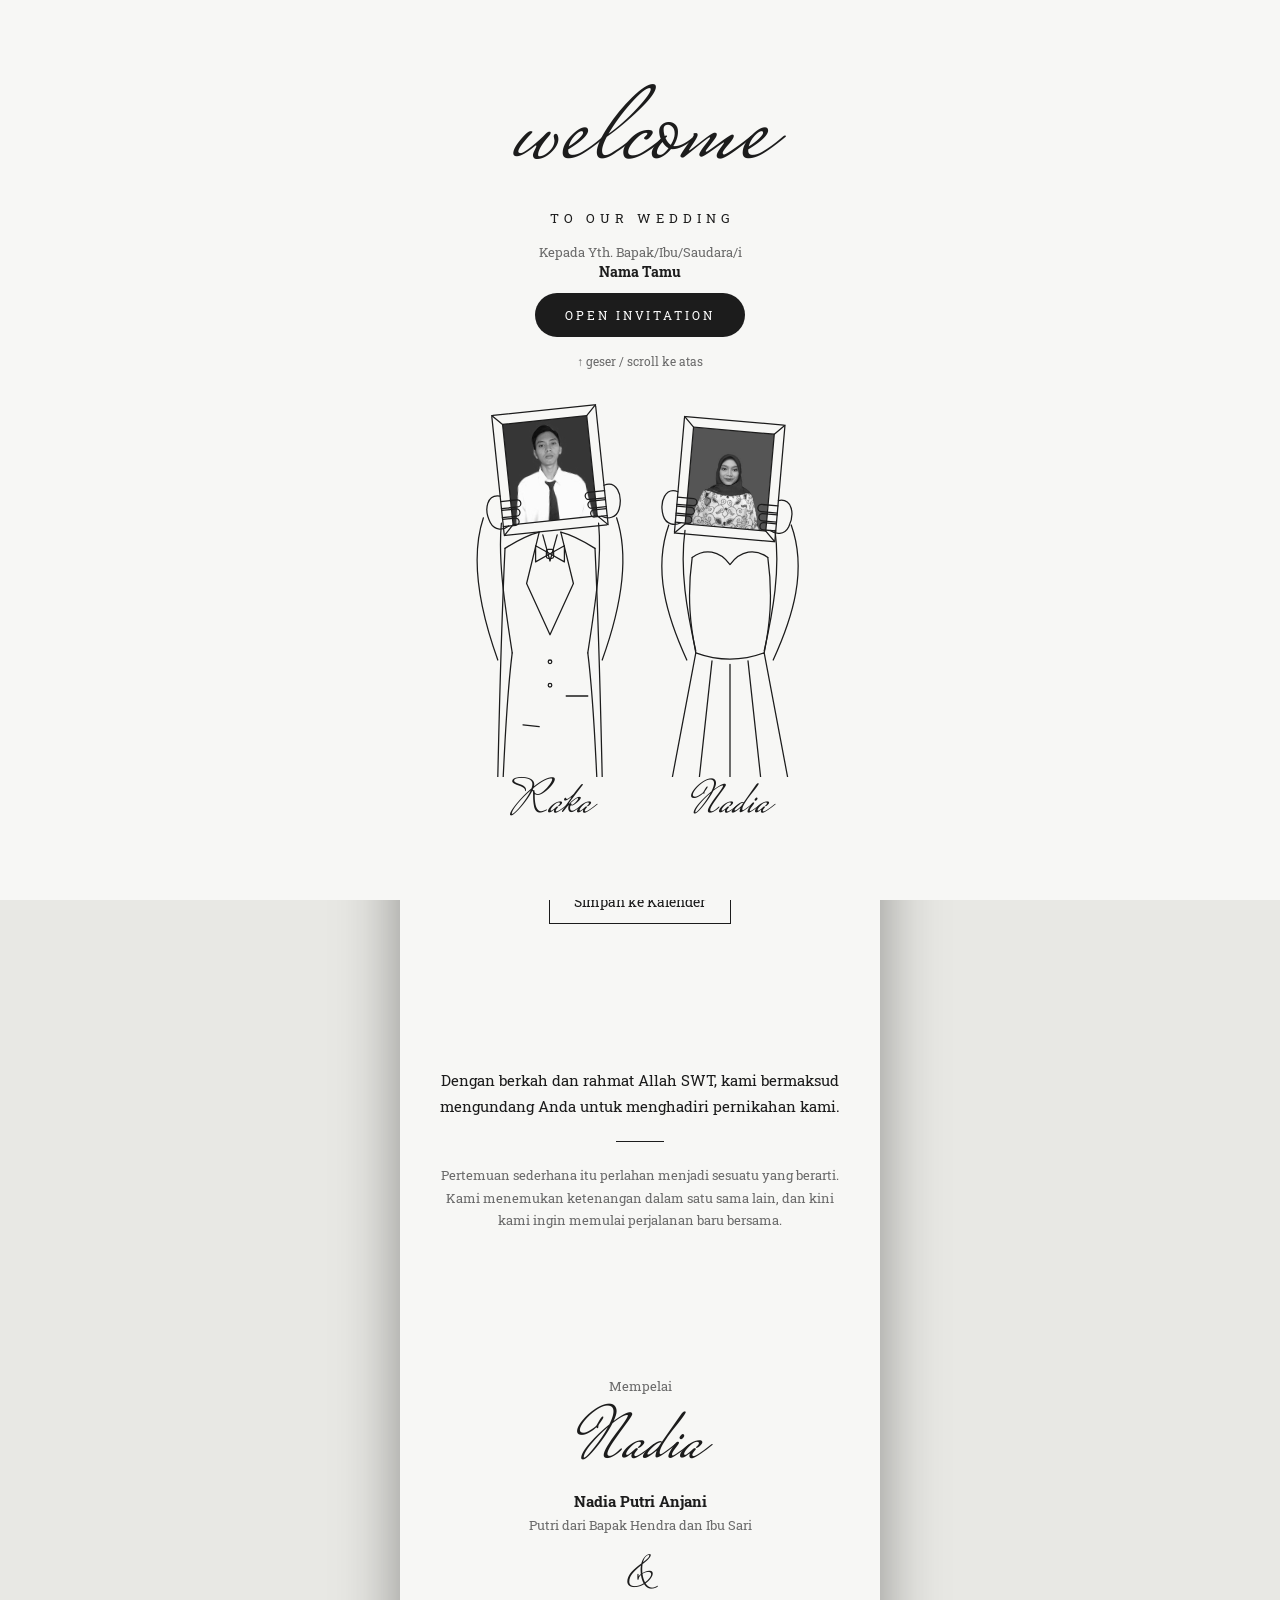
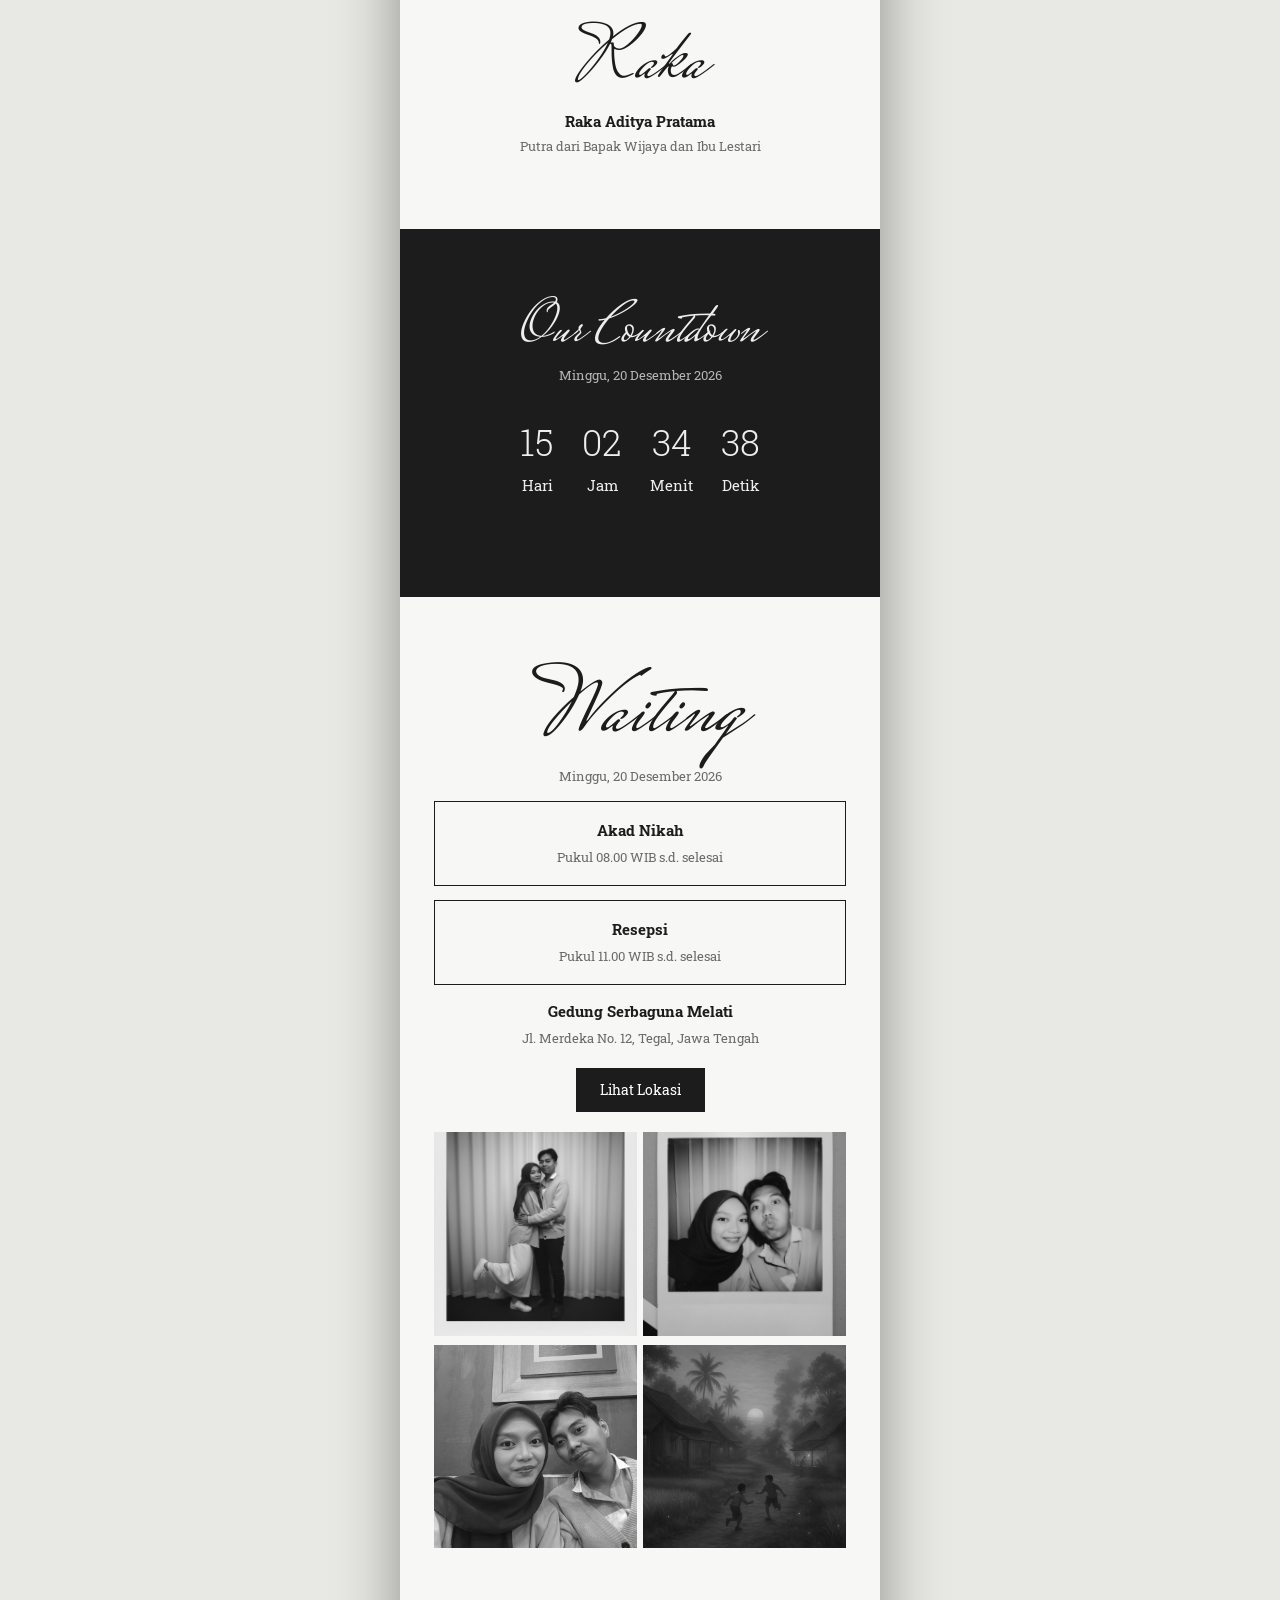
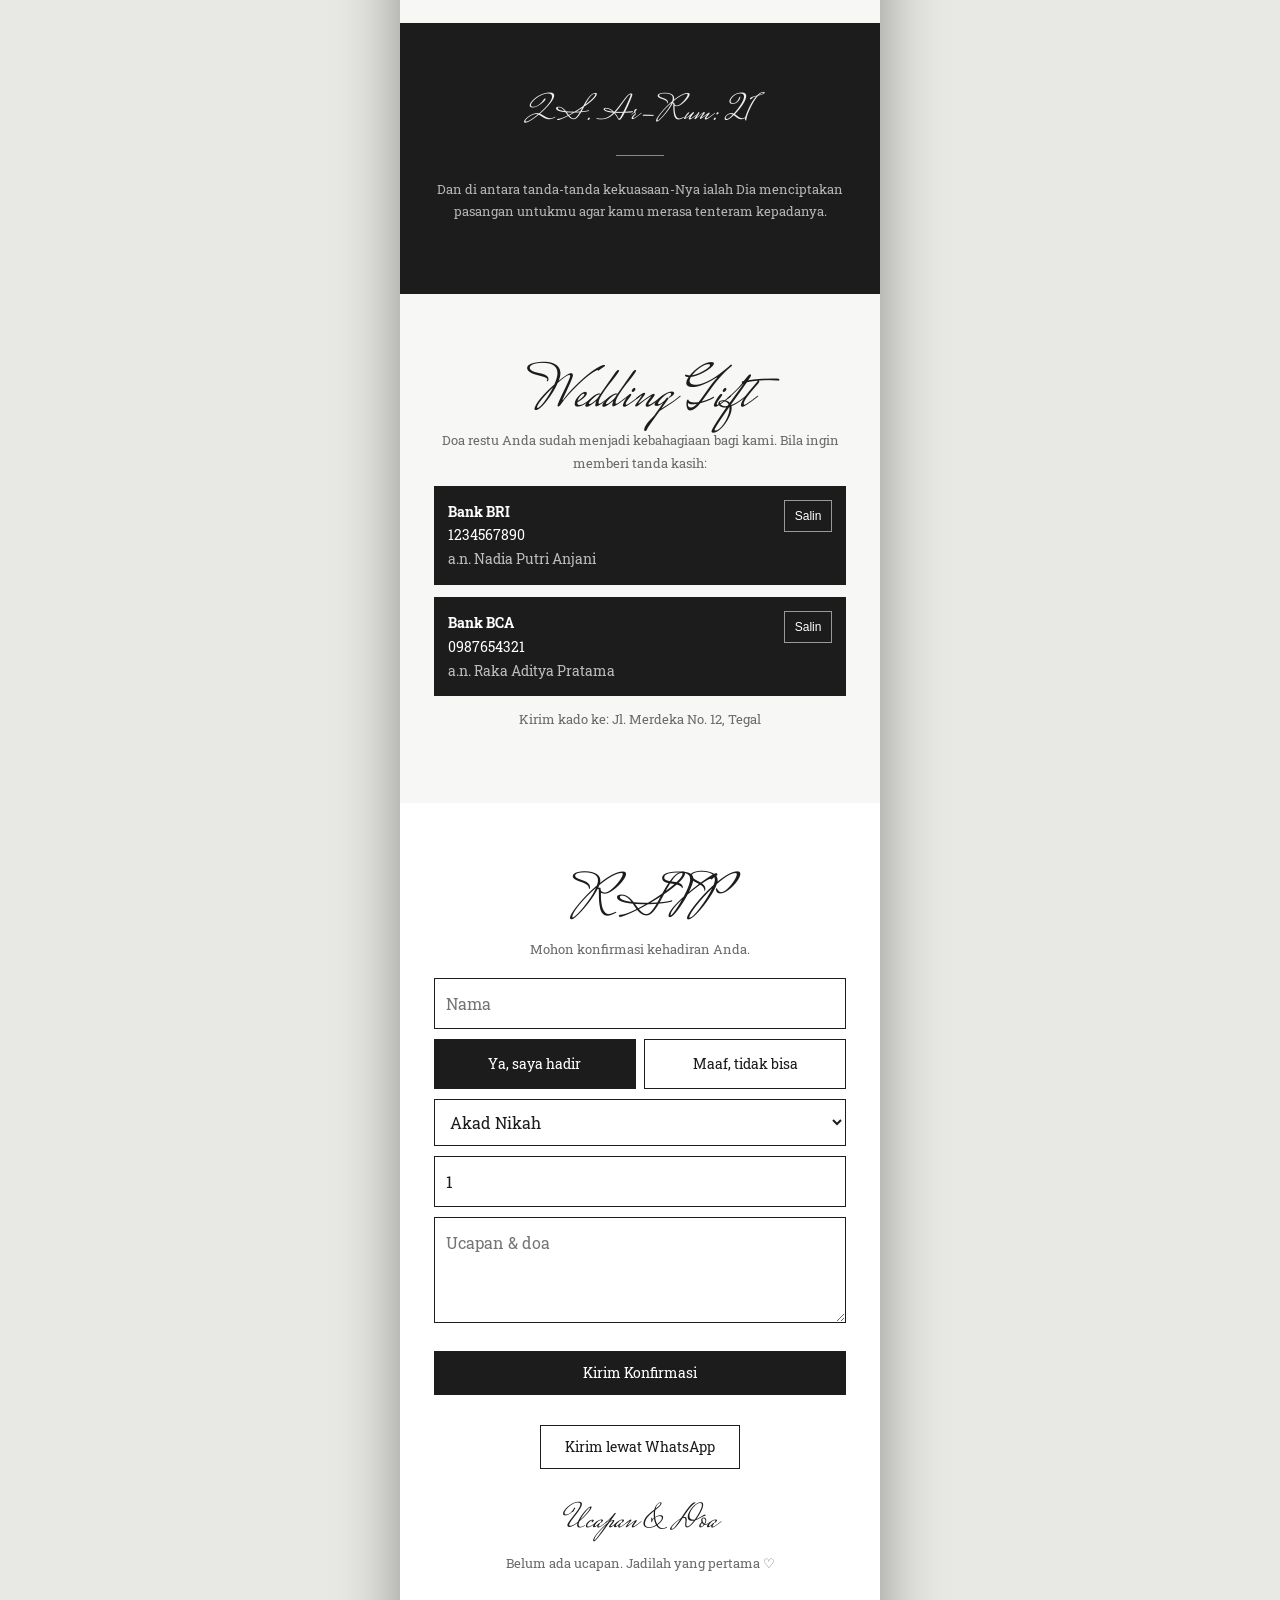
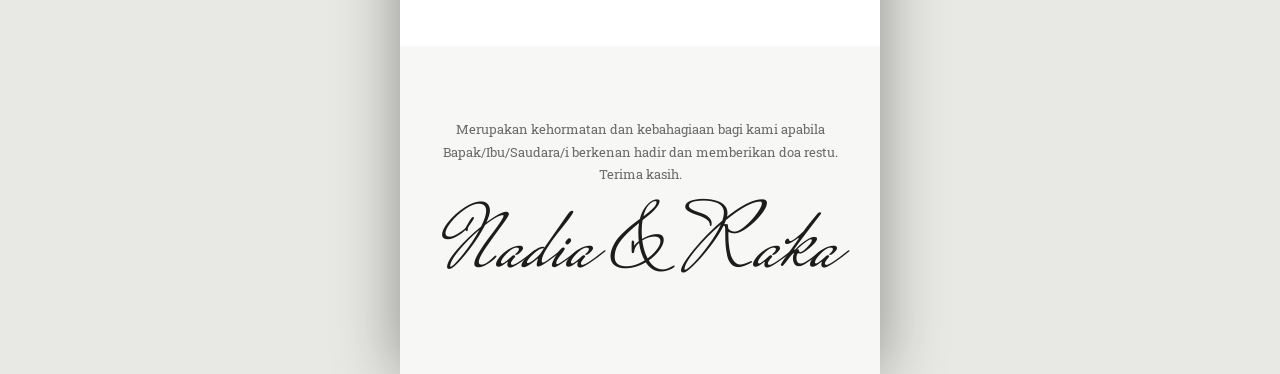
<file: undangan/index.html>
<!doctype html><html lang="id"><head><meta charset="utf-8">
<meta name="viewport" content="width=device-width,initial-scale=1,viewport-fit=cover">
<meta name="theme-color" content="#1c1c1c"><meta name="robots" content="noindex">
<title>Undangan Pernikahan</title>
<!-- Ganti teks og: ini manual agar muncul saat link dibagikan di WhatsApp -->
<meta property="og:title" content="The Wedding of Nadia & Raka"><meta property="og:description" content="Kami mengundang Anda ke hari bahagia kami."><meta property="og:image" content="assets/foto-utama.jpg">
<link rel="icon" href="data:image/svg+xml,%3Csvg xmlns='http://www.w3.org/2000/svg' viewBox='0 0 8 8'%3E%3Ctext y='7' font-size='7'%3E♡%3C/text%3E%3C/svg%3E">
<link rel="preconnect" href="https://fonts.googleapis.com"><link rel="preconnect" href="https://fonts.gstatic.com" crossorigin>
<link href="https://fonts.googleapis.com/css2?family=Mrs+Saint+Delafield&family=Roboto+Slab:wght@300;400;700&display=swap" rel="stylesheet">
<link rel="stylesheet" href="css/style.css"></head>
<body class="lock"><div id="app"></div><button id="mu" aria-label="Musik" aria-pressed="false" hidden>♪</button><audio id="au" loop preload="none"></audio>
<script src="data/data.js"></script><script src="js/app.js"></script></body></html>
</file>
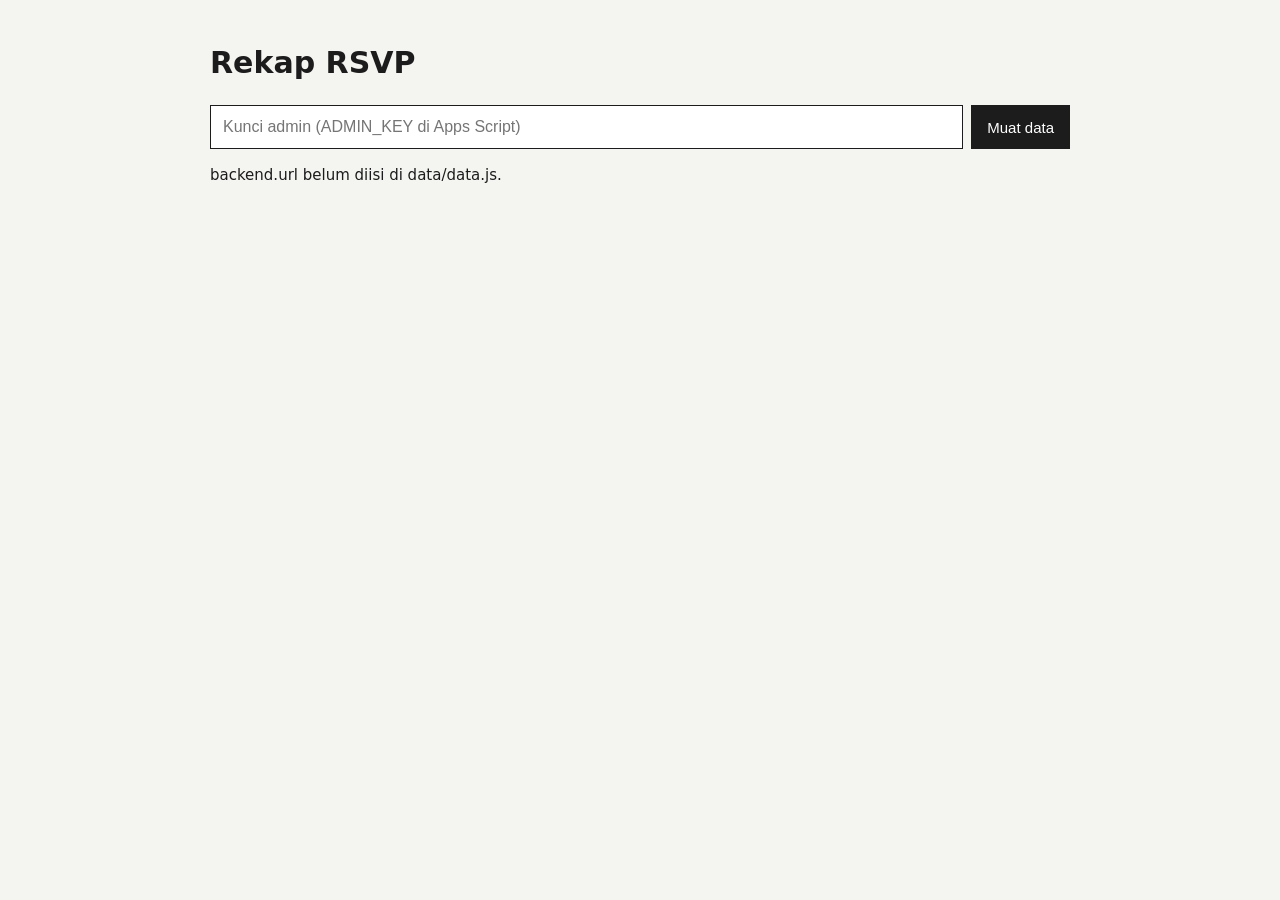
<file: undangan/admin.html>
<!doctype html><html lang="id"><head><meta charset="utf-8"><meta name="viewport" content="width=device-width,initial-scale=1"><meta name="robots" content="noindex"><title>Rekap RSVP</title>
<style>*{box-sizing:border-box}body{margin:0;font:15px/1.5 system-ui;background:#f4f4f1;color:#1c1c1c}main{max-width:900px;margin:auto;padding:20px}
form,.bar{display:flex;gap:8px;flex-wrap:wrap;margin:12px 0}input{flex:1;min-width:180px;padding:12px;font-size:16px;border:1px solid #1c1c1c}button{padding:12px 16px;border:0;background:#1c1c1c;color:#fff;font-size:15px;cursor:pointer}
.sum{display:grid;grid-template-columns:repeat(auto-fit,minmax(130px,1fr));gap:10px;margin:14px 0}.sum div{background:#fff;padding:14px;border:1px solid #ddd}.sum b{display:block;font-size:28px;font-weight:300}
.tw{overflow-x:auto;background:#fff;border:1px solid #ddd}table{border-collapse:collapse;width:100%;min-width:620px}th,td{padding:9px 10px;text-align:left;border-bottom:1px solid #eee;vertical-align:top;font-size:14px}th{background:#fafafa}.no{color:#a00}</style></head><body>
<main><h1>Rekap RSVP</h1>
<form id="lg"><input id="k" type="password" placeholder="Kunci admin (ADMIN_KEY di Apps Script)" autocomplete="current-password"><button>Muat data</button></form>
<p id="msg" role="status"></p><div class="sum" id="sum"></div>
<div class="bar"><input id="q" placeholder="Cari nama atau ucapan…" hidden><button id="csv" hidden>Unduh CSV</button></div>
<div class="tw" id="tw" hidden><table id="tb"></table></div></main>
<script src="data/data.js"></script>
<script>
const U=(window.DATA.backend||{}).url,$=s=>document.querySelector(s),esc=s=>String(s??'').replace(/[&<>"]/g,c=>({'&':'&amp;','<':'&lt;','>':'&gt;','"':'&quot;'}[c]));
let rows=[];$('#k').value=sessionStorage.getItem('k')||'';
if(!U)$('#msg').textContent='backend.url belum diisi di data/data.js.';
$('#lg').onsubmit=async e=>{e.preventDefault();if(!U)return;$('#msg').textContent='Memuat…';
 try{const r=await(await fetch(U+'?aksi=admin&kunci='+encodeURIComponent($('#k').value))).json();if(!r.ok)throw r.error;
  sessionStorage.setItem('k',$('#k').value);rows=r.data.reverse();$('#msg').textContent='';['q','csv','tw'].forEach(i=>$('#'+i).hidden=false);draw()}
 catch(x){$('#msg').textContent='Gagal: '+(x||'tidak bisa terhubung ke backend')}};
$('#q').oninput=draw;
function draw(){const q=$('#q').value.toLowerCase(),h=rows.filter(r=>r.h==='Hadir'),by={};h.forEach(r=>by[r.a]=(by[r.a]||0)+Number(r.j||0));
 $('#sum').innerHTML=`<div><b>${rows.length}</b>Konfirmasi</div><div><b>${h.reduce((s,r)=>s+Number(r.j||0),0)}</b>Orang hadir</div><div><b>${rows.length-h.length}</b>Tidak hadir</div>`+Object.entries(by).map(([a,n])=>`<div><b>${n}</b>${esc(a)}</div>`).join('');
 $('#tb').innerHTML='<tr><th>Waktu</th><th>Nama</th><th>Status</th><th>Acara</th><th>Jml</th><th>Ucapan</th></tr>'+rows.filter(r=>(r.n+' '+r.u).toLowerCase().includes(q)).map(r=>`<tr><td>${esc(new Date(r.t).toLocaleString('id-ID'))}</td><td>${esc(r.n)}</td><td class="${r.h==='Hadir'?'':'no'}">${esc(r.h)}</td><td>${esc(r.a)}</td><td>${esc(r.j)}</td><td>${esc(r.u)}</td></tr>`).join('')}
$('#csv').onclick=()=>{const c=v=>'"'+String(v??'').replace(/^[=+\-@]/,"'$&").replace(/"/g,'""')+'"',
 t=['Waktu,Nama,Kehadiran,Acara,Jumlah,Ucapan',...rows.map(r=>[r.t,r.n,r.h,r.a,r.j,r.u].map(c).join(','))].join('\n'),
 a=document.createElement('a');a.href=URL.createObjectURL(new Blob(['\ufeff'+t],{type:'text/csv'}));a.download='rsvp.csv';a.click()};
</script></body></html>
</file>
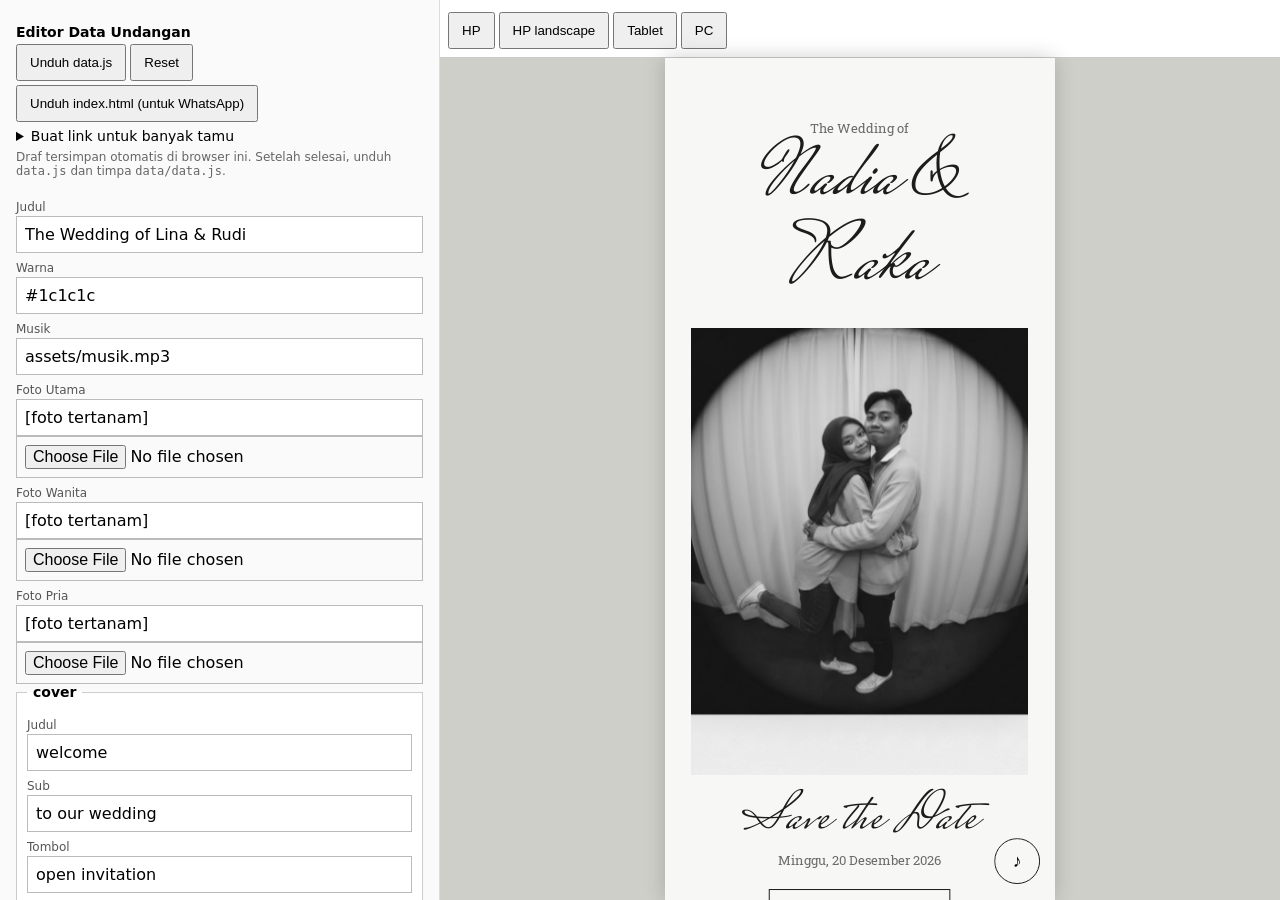
<file: undangan/editor.html>
<!doctype html><html lang="id"><head><meta charset="utf-8"><meta name="viewport" content="width=device-width,initial-scale=1">
<title>Editor Data Undangan</title>
<style>
*{box-sizing:border-box}body{margin:0;font:14px system-ui;display:grid;grid-template-columns:minmax(320px,440px) 1fr;height:100dvh}
#f{overflow:auto;padding:16px;background:#fafafa;border-right:1px solid #ddd}
#pvw{background:#cfcfca;position:relative;overflow:hidden;display:flex;flex-direction:column}
#dev{padding:8px;background:#fff;border-bottom:1px solid #ccc}#box{flex:1;position:relative}
iframe{border:0;background:#fff;position:absolute;top:0;left:0;transform-origin:top left;box-shadow:0 0 20px #0003}
fieldset{border:1px solid #ccc;margin:0 0 12px;padding:10px;background:#fff}legend{font-weight:700;padding:0 6px}
label{display:block;margin:8px 0 2px;font-size:12px;color:#555;text-transform:capitalize}
input,textarea{width:100%;padding:8px;border:1px solid #bbb;font:inherit;font-size:16px}
button{padding:9px 12px;margin:4px 4px 0 0;cursor:pointer}.bar{position:sticky;top:-16px;background:#fafafa;padding:8px 0;z-index:2}
details{margin:6px 0}#tg{display:none}
@media(max-width:800px){body{grid-template-columns:1fr}#pvw{display:none}body.pvm #f{display:none}body.pvm #pvw{display:flex}#dev button:not(#tg){display:none}#tg,#dev #tg{display:inline-block}#tg2{display:inline-block!important}}
#tg2{display:none}
</style></head><body>
<div id="f"><div class="bar"><b>Editor Data Undangan</b> <button id="tg2">Lihat preview</button><br>
<button id="dl">Unduh data.js</button><button id="rs">Reset</button><button id="ix">Unduh index.html (untuk WhatsApp)</button>
<details><summary>Buat link untuk banyak tamu</summary>
<input id="bu" placeholder="https://domainmu.com/ (kosongkan = lokal)"><textarea id="gl" rows="4" placeholder="Satu nama per baris"></textarea><button id="gb">Salin semua link</button></details>
<p style="font-size:12px;color:#666;margin:6px 0">Draf tersimpan otomatis di browser ini. Setelah selesai, unduh <code>data.js</code> dan timpa <code>data/data.js</code>.</p></div><div id="form"></div></div>
<div id="pvw"><div id="dev"><button id="tg">← Kembali ke form</button><button data-k="HP">HP</button><button data-k="HP ↻">HP landscape</button><button data-k="Tablet">Tablet</button><button data-k="PC">PC</button></div>
<div id="box"><iframe id="pv" src="index.html" title="Preview"></iframe></div></div>
<script src="data/data.js"></script>
<script>
const orig=JSON.stringify(window.DATA);let D=JSON.parse(orig);
try{const d=localStorage.getItem('draf');if(d)D=JSON.parse(d)}catch{}
D.bagikan=D.bagikan||{judul:D.judul,deskripsi:'Kami mengundang Anda ke hari bahagia kami.',gambar:'assets/foto-share.jpg',urlSitus:''};
D.backend=D.backend||{url:''};D.cover=D.cover||{judul:'welcome',sub:'to our wedding',tombol:'open invitation'};D.fotoPria=D.fotoPria??'assets/foto-pria.jpg';D.fotoWanita=D.fotoWanita??'assets/foto-wanita.jpg';
const pv=document.getElementById('pv'),box=document.getElementById('box'),dev={HP:[390,844],'HP ↻':[844,390],Tablet:[768,1024],PC:[1366,768]};let cur='HP';
const send=()=>{pv.contentWindow.postMessage({type:'data',data:D},'*');try{localStorage.setItem('draf',JSON.stringify(D))}catch{}};
function fit(){const b=box.getBoundingClientRect();let [w,h]=dev[cur];if(innerWidth<=800){w=b.width;h=b.height}
 const s=Math.min(b.width/w,b.height/h,1);Object.assign(pv.style,{width:w+'px',height:h+'px',transform:`scale(${s})`,left:(b.width-w*s)/2+'px'})}
pv.onload=send;addEventListener('resize',fit);
document.querySelectorAll('[data-k]').forEach(b=>b.onclick=()=>{cur=b.dataset.k;fit()});
tg.onclick=tg2.onclick=()=>{document.body.classList.toggle('pvm');fit()};
const el=(t,p)=>{const e=document.createElement(t);p.appendChild(e);return e};
function build(o,path,par){for(const k in o){const v=o[k],p=[...path,k],lab=k.replace(/([A-Z])/g,' $1');
 if(Array.isArray(v)&&v.length&&typeof v[0]==='object'){const fs=el('fieldset',par);el('legend',fs).textContent=lab;
  v.forEach((it,i)=>{const g=el('fieldset',fs);el('legend',g).textContent='#'+(i+1);build(it,[...p,i],g);const b=el('button',g);b.textContent='Hapus';b.onclick=()=>{v.splice(i,1);redraw()}});
  const a=el('button',fs);a.textContent='+ Tambah';a.onclick=()=>{const n={};for(const x in v[0])n[x]='';v.push(n);redraw()}}
 else if(Array.isArray(v))field(lab+' (satu per baris)',v.join('\n'),par,t=>set(p,t.split('\n').filter(Boolean)),1)
 else if(typeof v==='object'){const fs=el('fieldset',par);el('legend',fs).textContent=lab;build(v,p,fs)}
 else field(lab,v,par,t=>set(p,t),String(v).length>60,/^foto/.test(k))}}
function field(lab,val,par,fn,multi,pick){el('label',par).textContent=lab;const ta=multi&&!pick,i=el(ta?'textarea':'input',par);if(ta)i.rows=3;
 i.value=String(val).startsWith('data:')?'[foto tertanam]':val;let t;i.oninput=()=>{fn(i.value);clearTimeout(t);t=setTimeout(send,250)};
 if(pick){const f=el('input',par);f.type='file';f.accept='image/*';f.title='Pilih foto dari perangkat';f.onchange=()=>{const r=new FileReader();r.onload=()=>{const m=new Image();m.onload=()=>{
  const s=Math.min(1,(/utama/i.test(lab)?1400:700)/Math.max(m.width,m.height)),c=document.createElement('canvas');c.width=m.width*s;c.height=m.height*s;c.getContext('2d').drawImage(m,0,0,c.width,c.height);
  fn(c.toDataURL('image/jpeg',.82));i.value='[foto tertanam]';send()};m.src=r.result};r.readAsDataURL(f.files[0])}}}
function set(p,v){let o=D;p.slice(0,-1).forEach(k=>o=o[k]);o[p.at(-1)]=v}
function redraw(){form.innerHTML='';build(D,[],form);send()}
dl.onclick=()=>{const a=document.createElement('a');a.href=URL.createObjectURL(new Blob(['window.DATA = '+JSON.stringify(D,null,2)+';\n']));a.download='data.js';a.click()};
rs.onclick=()=>{if(confirm('Kembalikan ke data.js asli?')){D=JSON.parse(orig);redraw()}};
gb.onclick=()=>{const base=bu.value.trim()||location.href.replace('editor.html','');const u=base.replace(/\/?$/,'/')+'index.html';
 navigator.clipboard.writeText(gl.value.split('\n').map(s=>s.trim()).filter(Boolean).map(n=>`${n}\t${u}?to=${encodeURIComponent(n)}`).join('\n'));gb.textContent='Tersalin!'};
ix.onclick=()=>{const b=D.bagikan;if(!b.urlSitus&&!confirm('URL situs kosong, preview WhatsApp tidak akan muncul. Lanjut?'))return;
 const u=(b.urlSitus||'').replace(/\/?$/,'/'),A=s=>/^https?:/.test(s)?s:u+s.replace(/^\.?\//,''),e=s=>String(s).replace(/&/g,'&amp;').replace(/"/g,'&quot;');
 const h=`<!doctype html><html lang="id"><head><meta charset="utf-8">
<meta name="viewport" content="width=device-width,initial-scale=1,viewport-fit=cover">
<meta name="theme-color" content="${e(D.warna)}"><meta name="robots" content="noindex">
<title>${e(b.judul)}</title>
<meta property="og:type" content="website"><meta property="og:title" content="${e(b.judul)}"><meta property="og:description" content="${e(b.deskripsi)}">
<meta property="og:image" content="${e(A(b.gambar))}"><meta property="og:url" content="${e(u)}"><meta name="twitter:card" content="summary_large_image">
<link rel="icon" href="data:image/svg+xml,%3Csvg xmlns='http://www.w3.org/2000/svg' viewBox='0 0 8 8'%3E%3Ctext y='7' font-size='7'%3E♡%3C/text%3E%3C/svg%3E">
<link rel="preconnect" href="https://fonts.googleapis.com"><link rel="preconnect" href="https://fonts.gstatic.com" crossorigin>
<link href="https://fonts.googleapis.com/css2?family=Mrs+Saint+Delafield&family=Roboto+Slab:wght@300;400;700&display=swap" rel="stylesheet">
<link rel="stylesheet" href="css/style.css"></head>
<body class="lock"><div id="app"></div><button id="mu" aria-label="Musik" aria-pressed="false" hidden>♪</button><audio id="au" loop preload="none"></audio>
<script src="data/data.js"><\/script><script src="js/app.js"><\/script></body></html>
`;
 const a=document.createElement('a');a.href=URL.createObjectURL(new Blob([h],{type:'text/html'}));a.download='index.html';a.click()};
redraw();fit();
</script></body></html>
</file>
<file: undangan/css/style.css>
:root{--ink:#1c1c1c;--paper:#f7f7f5;--mute:#6b6b6b;--line:#d9d9d4;--script:'Mrs Saint Delafield','Snell Roundhand',cursive;--serif:'Roboto Slab',Georgia,serif}
*{box-sizing:border-box;margin:0}
html{scroll-behavior:smooth;-webkit-text-size-adjust:100%}
body{background:#e8e8e4;font:15px/1.7 var(--serif);color:var(--ink);min-height:100dvh;-webkit-tap-highlight-color:transparent}
body.lock{overflow:hidden}
img{max-width:100%}
#app{max-width:480px;margin:auto}
.side{display:none}
.col{container-type:inline-size;background:var(--paper);overflow:hidden;--pad:clamp(20px,7cqi,34px)}
section{padding:clamp(52px,15cqi,84px) var(--pad);text-align:center}
.script{font-family:var(--script);font-weight:400;line-height:1.05}
.big{font-size:clamp(60px,21cqi,92px)}.mid{font-size:clamp(44px,14cqi,60px)}
.mute{color:var(--mute);font-size:.87em}
hr{width:48px;border:0;border-top:1px solid var(--ink);margin:22px auto}
.dark{background:var(--ink);color:#eee}.dark .mute{color:#b5b5b5}
.btn{display:inline-flex;align-items:center;justify-content:center;min-height:44px;margin-top:18px;padding:0 24px;background:var(--ink);color:#fff;border:0;font:inherit;font-size:14px;cursor:pointer;text-decoration:none}
.btn.o{background:none;color:inherit;border:1px solid currentColor;margin:18px 4px 0}
.btn{transition:transform .15s}.btn:active{transform:scale(.95)}
:focus-visible{outline:2px solid var(--ink);outline-offset:2px}.dark :focus-visible{outline-color:#fff}
/* cover */
#cover{position:fixed;inset:0;z-index:50;background:var(--paper);display:grid;transition:transform 1s cubic-bezier(.7,0,.2,1),visibility 0s 1s;will-change:transform}
#cover.open{transform:translateY(-100%);visibility:hidden}
.photo{display:block;width:100%;aspect-ratio:3/4;object-fit:cover;filter:grayscale(1);background:linear-gradient(160deg,#cfcfca,#8d8d88);margin:18px 0}
.cd{display:flex;justify-content:center;gap:clamp(14px,6cqi,28px);margin:26px 0}
.cd b{display:block;font-size:clamp(26px,9cqi,36px);font-weight:300;font-variant-numeric:tabular-nums}
.couple h2{font-size:clamp(56px,18cqi,76px);margin:10px 0 2px}.couple .amp{font-family:var(--script);font-size:44px;margin:6px 0}
.card{border:1px solid var(--ink);padding:16px;margin:14px 0}
.bank{background:var(--ink);color:#fff;padding:14px;text-align:left;margin:12px 0;font-size:14px;overflow-wrap:anywhere}
.bank button{float:right;min-height:32px;background:none;border:1px solid #999;color:#fff;font-size:12px;padding:0 10px;cursor:pointer}
form{text-align:left;display:grid;gap:10px;margin-top:18px}
input,select,textarea{width:100%;min-height:46px;padding:11px;border:1px solid var(--ink);background:#fff;font:inherit;font-size:16px;border-radius:0;color:var(--ink)}
.choice{display:grid;grid-template-columns:1fr 1fr;gap:8px}
.choice label{border:1px solid var(--ink);padding:12px 6px;text-align:center;cursor:pointer;font-size:14px;background:#fff}
.choice input{position:absolute;opacity:0;pointer-events:none;min-height:0;width:0}
.choice label:has(input:checked){background:var(--ink);color:#fff}
.choice label:has(input:focus-visible){outline:2px solid var(--ink);outline-offset:2px}
.wish{text-align:left;border-bottom:1px solid var(--line);padding:10px 0;font-size:14px;overflow-wrap:anywhere}
.gal{display:grid;grid-template-columns:1fr 1fr;gap:6px;margin-top:20px}
.gal img{width:100%;aspect-ratio:1;object-fit:cover;filter:grayscale(1);background:#c4c4bf}
#mu{position:fixed;right:max(14px,env(safe-area-inset-right));bottom:max(16px,env(safe-area-inset-bottom));z-index:40;width:46px;height:46px;border-radius:50%;border:1px solid var(--ink);background:var(--paper);cursor:pointer;font-size:18px}
#mu[hidden]{display:none}
.rv{opacity:0;transform:translateY(16px);transition:opacity .9s,transform .9s}.rv.on{opacity:1;transform:none}
/* layar lebar (PC/tablet) & HP landscape: panel foto kiri + kolom undangan kanan */
@media (min-width:900px),(min-width:640px) and (orientation:landscape){
 #app{max-width:none;display:block}
 .side{display:block;position:fixed;inset:0;z-index:0;background:#222;overflow:hidden}
 .side img{position:absolute;inset:-4%;width:108%;height:108%;object-fit:cover;filter:grayscale(1) brightness(.45) blur(6px)}
 .side .sn{display:none}
 .col{position:relative;z-index:1;max-width:480px;margin:0 auto;box-shadow:0 0 60px #0006}
 #mu{right:18px}
}
@media (orientation:landscape) and (max-height:520px){section{padding-block:40px}.photo{aspect-ratio:4/3}.big{font-size:64px}}
#cover .in{display:flex;flex-direction:column;align-items:center;justify-content:center;text-align:center;gap:clamp(6px,2dvh,20px);width:100%;max-width:520px;height:100%;margin:auto;padding:max(18px,env(safe-area-inset-top)) 20px max(14px,env(safe-area-inset-bottom))}
.cv-t{display:flex;flex-direction:column;align-items:center}
.cv-h{font-size:clamp(68px,min(24vw,14dvh),128px)}
.cv-s{letter-spacing:.38em;padding-left:.38em;text-transform:uppercase;font-size:clamp(10px,2.6vw,13px);margin:2px 0 clamp(6px,1.6dvh,14px)}
.cv-g{line-height:1.45}.cv-g b{color:var(--ink);font-size:1.1em}
.btn.pill{border-radius:999px;letter-spacing:.24em;text-transform:uppercase;font-size:12px;padding:0 30px;margin-top:10px}
.cv-i{width:min(100%,40dvh,420px);flex:none}.cv-i svg{display:block;width:100%;height:auto;color:var(--ink)}
.cv-n{display:grid;grid-template-columns:1fr 1fr;margin-top:4px}.cv-n .script{font-size:clamp(32px,6dvh,48px)}
.gal .g div{aspect-ratio:1;background:#c4c4bf}
@media (orientation:landscape) and (max-height:560px){#cover .in{flex-direction:row;max-width:900px;gap:5vw}.cv-i{width:min(44%,70dvh)}.cv-h{font-size:clamp(52px,16dvh,96px)}}
#cover{touch-action:none}
.hint{margin-top:14px;font-size:12px;color:var(--mute);animation:up 1.8s ease-in-out infinite}@keyframes up{50%{transform:translateY(-6px);opacity:.5}}
.rv .hw{clip-path:inset(-30% 100% -30% -5%);transition:clip-path 2s cubic-bezier(.55,0,.25,1) .25s}.rv.on .hw{clip-path:inset(-30% -5% -30% -5%)}
.pw{margin:18px 0;overflow:hidden}.pw .photo{margin:0;transform:translateY(var(--py,0px)) scale(1.18);will-change:transform}
.side img{transition:transform .6s ease-out}
.cd b.rl{animation:rl .4s}@keyframes rl{from{transform:translateY(-35%);opacity:0}}
#pg{position:fixed;top:0;left:0;right:0;height:3px;background:var(--ink);transform:scaleX(0);transform-origin:left;z-index:45}
.g{display:block;padding:0;border:0;background:none;cursor:zoom-in}.gal img{transition:filter .5s,transform .5s}.gal .g:hover img{filter:none;transform:scale(1.04)}.gal .g{overflow:hidden}
#lb{position:fixed;inset:0;z-index:70;background:#000e;display:flex;align-items:center;justify-content:center;touch-action:pan-y}#lb[hidden]{display:none}
#lb img{max-width:92vw;max-height:86dvh;object-fit:contain}#lb button{position:absolute;background:none;border:0;color:#fff;font-size:34px;width:56px;height:56px;cursor:pointer}#lbx{top:10px;right:10px}#lbp{left:6px}#lbn{right:6px}
.cf{position:fixed;left:var(--x);top:var(--y);width:7px;height:11px;pointer-events:none;z-index:99;animation:cf 1.2s cubic-bezier(.2,.7,.3,1) forwards}@keyframes cf{to{transform:translate(var(--dx),calc(var(--dy) + 120px)) rotate(var(--r));opacity:0}}
@media (prefers-reduced-motion:reduce){.hint,.cd b.rl{animation:none}.rv .hw{clip-path:none;transition:none}.pw .photo{transform:scale(1.05)}*{scroll-behavior:auto!important}.rv{opacity:1;transform:none;transition:none}#cover{transition:none}}
</file>
